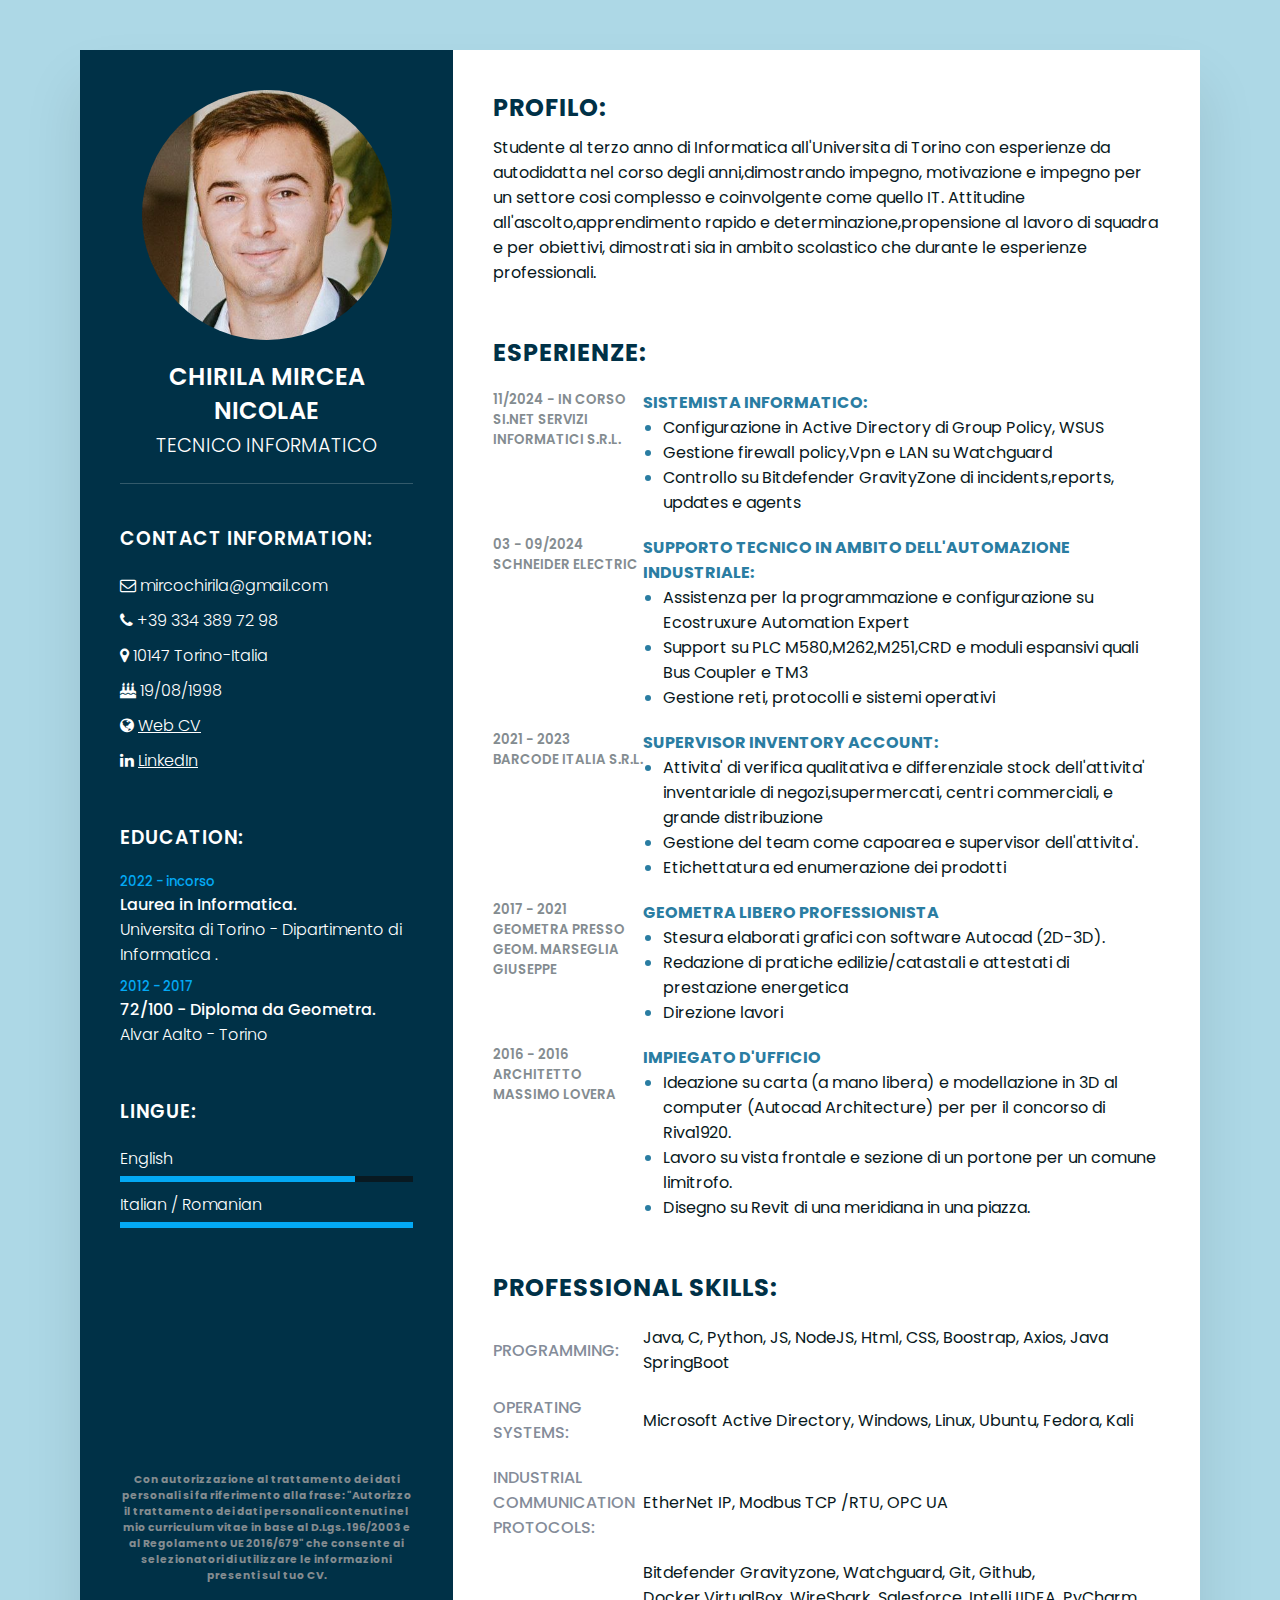
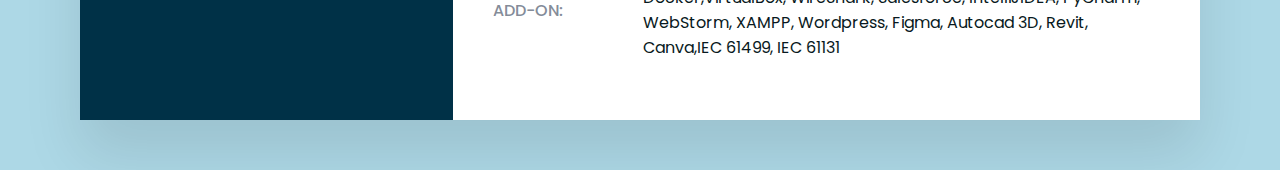
<file: index.html>
<!DOCTYPE html>
<html lang="en">
<head> 
    <!--https://cv-chirila-mircea-nicolae.netlify.app-->
    <title> CV Chirila Mircea Nicolae</title>
    <meta charset="UTF-8" />
    <meta name="viewport" content="width=device-width, initial-scale=1.0">
    <link rel="stylesheet" href="https://cdnjs.cloudflare.com/ajax/libs/font-awesome/4.7.0/css/font-awesome.css" integrity="sha512-5A8nwdMOWrSz20fDsjczgUidUBR8liPYU+WymTZP1lmY9G6Oc7HlZv156XqnsgNUzTyMefFTcsFH/tnJE/+xBg==" crossorigin="anonymous" referrerpolicy="no-referrer" />
    <link rel="stylesheet" type="text/css" href="style.css">
</head>
<body>
    <div class ="container">
        <div class ="left_Side">    <!-- Left Side -->
            <div class ="profileText">  <!-- Immagine e Titolo  -->             
                <div class="imgBx">
                    <img src="img.jpg">
                </div>
            <h2>Chirila Mircea Nicolae <br><span>Tecnico Informatico </span></h2>
            </div>    
            <div class="contactInfo">   <!-- Contact Information -->
            <h3 class="title">Contact Information:</h3>
            <ul> 
                <li>    <!-- Mail -->      
                    <span class="icon"><i class="fa fa-envelope-o" aria-hidden="true"></i> </span>
                    <span class="text">mircochirila@gmail.com </span>
                </li>

                <li>    <!-- Telephone -->  
                    <span class="icon"> <i class="fa fa-phone" aria-hidden="true"></i></span>
                    <span class="text">+39 334 389 72 98 </span>
                </li>

                <li>    <!-- Address -->
                    <span class="icon"> <i class="fa fa-map-marker" aria-hidden="true"></i> </span>
                    <span class="text">10147 Torino-Italia</span>
                </li>

                <li>    <!-- Birthdate -->
                    <span> <i class="fa fa-birthday-cake" aria-hidden="true"></i> </span>
                    <span> 19/08/1998</span>
                </li>

                <li>    <!-- Site Information -->
                    <span class="icon"> <i class="fa fa-globe" aria-hidden="true"></i></span>
                    <a href="https://cv-chirila-mircea-nicolae.netlify.app">Web CV</a>
                </li>
                
                <li>    <!-- LinkedIn -->
                    <span class="icon"><i class="fa fa-linkedin" aria-hidden="true"></i> </span>
                    <a href="https://www.linkedin.com/public-profile/settings?trk=d_flagship3_profile_self_view_public_profile">LinkedIn</a>
                </li>
            </ul>
        </div>
    <div class="contactInfo education">
        <h3 class="title">Education:</h3>
   <ul>
    <li>
        <h5>2022 - incorso</h5>
        <h4>Laurea in Informatica.</h4>
        <h4>Universita di Torino - Dipartimento di Informatica .</h4>
    </li>
    <li>
        <h5>2012 - 2017</h5>
        <h4>72/100 - Diploma da Geometra.</h4>
        <h4>Alvar Aalto - Torino</h4>
    </li>
   </ul>
</div>

<div class="contactInfo languages">
    <h3 class="title">lingue:</h3>
    <ul>
        <li>
            <span class="text">English</span>
            <span class="percent">
                <div style="width: 80%;"></div>
            </span>
        </li>

        <li>
            <span class="text">Italian / Romanian</span>
                <span class="percent">
                    <div style="width: 100%;"></div>
                </span>
        </li>
    </ul>
</div>
<div class="Privacy">   <!-- Contact Privacy -->
    <h6>Con autorizzazione al trattamento dei dati personali si fa riferimento alla frase: 
        "Autorizzo il trattamento dei dati personali contenuti nel mio curriculum vitae in base al D.Lgs. 196/2003 e 
        al Regolamento UE 2016/679" che consente ai selezionatori di utilizzare le informazioni presenti sul tuo CV.</h6>
</div>
    </div>

        <div class ="right_Side">
            <div class="about">
            <h2 class="title2">Profilo:</h2>
            <p>Studente al terzo anno di Informatica all'Universita di Torino con esperienze da autodidatta nel corso degli anni,dimostrando impegno, motivazione 
                e impegno per un settore cosi complesso e coinvolgente come quello IT.
                Attitudine all'ascolto,apprendimento rapido e determinazione,propensione al lavoro di squadra e per obiettivi, dimostrati
                sia in ambito scolastico che durante le esperienze professionali.
            </p>
            </div>
                <div class="about">
                    <h2 class="title2">Esperienze:</h2> <!-- Experience -->

                    <div class="box">
                    <div class="year_company">  <!-- SI.net Servizi Informatici s.r.l. -->
                        <h5>11/2024 - in corso</h5>
                        <h5>SI.net Servizi Informatici s.r.l.</h5>
                    </div>
                        
                    <div class="text">
                        <h4>Sistemista Informatico:</h4>
                        <ul>
                            <li><p> Configurazione in Active Directory di Group Policy, WSUS</p></li>
                            <li><p> Gestione firewall policy,Vpn e LAN su Watchguard  </p></li>
                            <li><p> Controllo su Bitdefender GravityZone di incidents,reports, updates e agents </p></li>
                        </ul>
                    </div>
                </div>
                <div class="box">
                    <div class="year_company">  <!-- Schneider Electric -->
                        <h5>03 - 09/2024</h5>
                        <h5>Schneider Electric</h5>
                    </div>
                        
                    <div class="text">
                        <h4>Supporto Tecnico in ambito dell'automazione industriale:</h4>
                        <ul>
                            <li><p> Assistenza per la programmazione e configurazione su Ecostruxure Automation Expert  </p></li>
                            <li><p> Support su PLC M580,M262,M251,CRD e moduli espansivi quali Bus Coupler e TM3  </p></li>
                            <li><p> Gestione reti, protocolli e sistemi operativi </p></li>
                        </ul>
                    </div>
                </div>
                    
                    <div class="box">
                        <div class="year_company"> <!-- Barcode Italia s.r.l. -->
                            <h5>2021 - 2023</h5>
                            <h5>Barcode Italia s.r.l.</h5>
                        </div>
                        <div class="text">
                            <h4>Supervisor Inventory account:</h4>
                                <ul>
                                <li><p> Attivita' di verifica qualitativa e differenziale stock dell'attivita' inventariale di
                                    negozi,supermercati, centri commerciali, e grande distribuzione
                                </p></li>
                                <li><p> Gestione del team come capoarea e supervisor dell'attivita'.</p></li>
                                <li><p>Etichettatura ed enumerazione dei prodotti</p></li>
                                </ul>
                        </div>
                    </div>

                    <div class="box">
                        <div class="year_company">  <!-- Geometra presso Geom. Marseglia Giuseppe -->
                            <h5>2017 - 2021</h5>
                            <h5>Geometra presso Geom. Marseglia Giuseppe</h5>
                        </div>
                        <div class="text">
                            <h4>Geometra libero professionista </h4>
                           <ul>
                            <li><p>Stesura elaborati grafici con software Autocad (2D-3D).</p></li>
                            <li><p>Redazione di pratiche edilizie/catastali e attestati di prestazione energetica</p></li>
                            <li><p>Direzione lavori</p></li>
                           </ul>
                        </div>
                    </div>
                    <div class="box">
                        <div class="year_company">
                            <h5>2016 - 2016</h5>
                            <h5>Architetto Massimo Lovera</h5>
                        </div>
                        <div class="text">
                            <h4>Impiegato d'ufficio</h4>
                                    <ul>
                                        <li><p>Ideazione su carta (a mano libera) e modellazione in 3D al computer
                                            (Autocad Architecture) per per il concorso di Riva1920.</p></li>
                                            <li><p>Lavoro su vista frontale e sezione di un portone per un comune limitrofo.</p></li>
                                            <li><p>Disegno su Revit di una meridiana in una piazza.</p></li>
                                    </ul>
                                                   </div>
                    </div>
                </div>


                <div class="about skills">  <!-- Skills -->
                    <h2 class="title2">Professional Skills:</h2>
                    <div class="box">
                        <h4>Programming:</h4>
                        <p>Java, C, Python, JS, NodeJS, Html, CSS, Boostrap, Axios, Java SpringBoot</p>
                    </div>
    
                    <div class="box">
                        <h4>Operating systems:</h4>
                        <p>Microsoft Active Directory, Windows, Linux, Ubuntu, Fedora, Kali</hp> 
                    </div>
    
                    <div class="box">
                        <h4>Industrial Communication Protocols:</h4>
                        <p>EtherNet IP, Modbus TCP /RTU, OPC UA</hp>
                    </div>
    
                    <div class="box">
                        <h4>Add-On:</h4>
                        <p>Bitdefender Gravityzone, Watchguard, Git, Github, Docker,VirtualBox, WireShark, Salesforce, IntelliJIDEA, PyCharm, WebStorm, XAMPP, Wordpress, Figma, Autocad 3D, Revit, Canva,IEC 61499, IEC 61131</p>
                    </div>
                </div>

               <!--
                <div class="about interest">
                    <h2 class="title2">Courses:</h2>
                    <ul>
                        <li>Certificate of participation for the
                            general safety training course in the workplaces</li>
                        <li>Certificate for the achievement of the
                            basic course of "Autodesk REVIT"</li>
                    </ul>
                    <h2 class="title2">Awards:</h2>
                    <ul>
                        <li>winner of the first prize to the project
                            "Musica nei cortili" edition 2016.</li>
                        <li>winner of the prize to the National
                            project "Fiaba". abbato delle barriere
                            architettoniche,.</li>
                    </ul>
                </div>
                --> 

            </div>
    </div>
</body>
</html>
</file>
<file: style.css>
@import url('https://fonts.googleapis.com/css2?family=Poppins:wght@200&display=swap');
*{
margin: 0;
padding: 0; 
box-sizing : border-box;
font-family: 'Poppins' , sans-serif;
}
body{
    background-color: lightblue;
    display:flex ;
    justify-self: center;
    align-items: center;
    min-height: 100vh;
    }
.container{
    position: relative;
    width: 100%;
    max-width: 1120px;
    min-height: 800px;
    background: #ffff;
    margin: 50px auto;
    display: grid;
    grid-template-columns: 1fr 2fr;
    box-shadow: 0 35px 55px rgba(0,0,0,0.1);
}
.container .left_Side{
    position: relative;
    background: #003147;
    padding: 40px;
}
.profileText{
position: relative;
display: flex;
flex-direction: column;
align-items: center;
padding-bottom: 20px;
border-bottom: 1px solid rgba(255,255,255,0.2);
}
.profileText .imgBx{
    position: relative;
    width: 250px;
    height: 250px;
    border-radius: 50%;
    overflow: hidden;
}
.profileText .imgBx img{
    position: relative;
    bottom: 25px;
    right: 50px;
    width: 150%;
    height: 150%;
    object-fit: contain ;
}
.profileText h2{
    color: #ffff;
    font-size: 1.5em;
    margin-top: 20px;
    text-transform: uppercase;
    text-align: center;
    font-weight: 600;
    line-height: 1.4em;
}
.profileText h2 span{
    font-size: 0.8em;
    font-weight: 300;
}
.contactInfo {
    padding-top: 40px;
}
.title{
color: #ffff;
text-transform: uppercase;
font-weight: 600;
letter-spacing: 1px;
margin-bottom :20px;
}
.contactInfo ul{
    position: relative;
}
.contactInfo ul li {
    position: relative;
    list-style: none;
    margin: 10px 0;
    cursor: pointer;
}
.contactInfo ul li icon{
    display: inline-block;
    width: 30px;
    font-size: 18px;
    color: #003147;
}
.contactInfo ul li span{
    color: #ffff ;
    font-weight: 300;
}
.contactInfo ul li a{
    color: #ffff ;
    font-weight: 300;
}
.contactInfo .education li {
margin-bottom: 15px;
}
.contactInfo.education h5{
color: #03a9f4;
font-weight: 500;
}
.contactInfo.education h4:nth-child(2){
    color: #fff;
    font-weight: 500;
}
.contactInfo.education h4{
    color: #fff;
    font-weight: 300;
}
.contactInfo.languages .percent{
position: relative;
width: 100%;
height: 6px;
background: #081921;
display: block;
margin-top: 5px;
}
.contactInfo.languages .percent div{
    position: absolute;
    top: 0;
    left: 0;
    height: 100%;
    background: #03a9f4;
}

.Privacy h6{
    padding-top: 80%;
    color: #848c90;
    text-align:center;
}

.contactInfo.Hobby h4{
    color: #fff;
    font-weight: 300;
}

.container .right_Side
{
    position: relative;
    background: #fff;
    padding: 40px;
}
.about{
    margin-bottom: 50px;
}
.about:last-child{
    margin-bottom: 0;
}
.title2{
    color: #003147;
    text-transform: uppercase;
    letter-spacing: 1px;
    margin-bottom: 10px;
}
p{
    color: #081921;
}
.about .box{
    display: flex;
    flex-direction: row;
    margin: 20px 0;
}
.about .box .year_company{
    min-width: 150px;
    max-width: 150px;
}

.about .box .year_company h5{
text-transform: uppercase;
color: #848c90;
font-weight: 600;

}
.about .box .year_company ul li{
    margin-left: 100px;
}
.about .box .text h4{
text-transform: uppercase;
color: #2a7da2;
font-size: 16px;
}
.about .box .text ul li{
color: #2a7da2;
margin-left: 20px;

}
.skills .box{
position: relative;
width: 100%;
display: grid;
grid-template-columns: 150px 1fr;
justify-content: center;
align-items: center;
}
.skills .box h4{
text-transform: uppercase;
color: #848c99;
font-weight: 500;
}

.skills .box h5{
    color: #848c90;
    font-weight: 500;
}





@media(max-width:800px){
    .container{
        margin:10px;
        grid-template-columns: repeat(1,1fr);
    }
    .interest ul{
        grid-template-columns: repeat(2,1fr);
    }
    
    }
    @media(max-width:300px){
        .about.box{
            flex-direction: column;
        }
        .about.box.year_company{
        margin-bottom: 5px;
    }
    .skills .box{
        grid-template-columns: repeat(1,1fr);
    }
    .interest ul{
        grid-template-columns: repeat(4,1fr);
    }
    
    }
</file>
